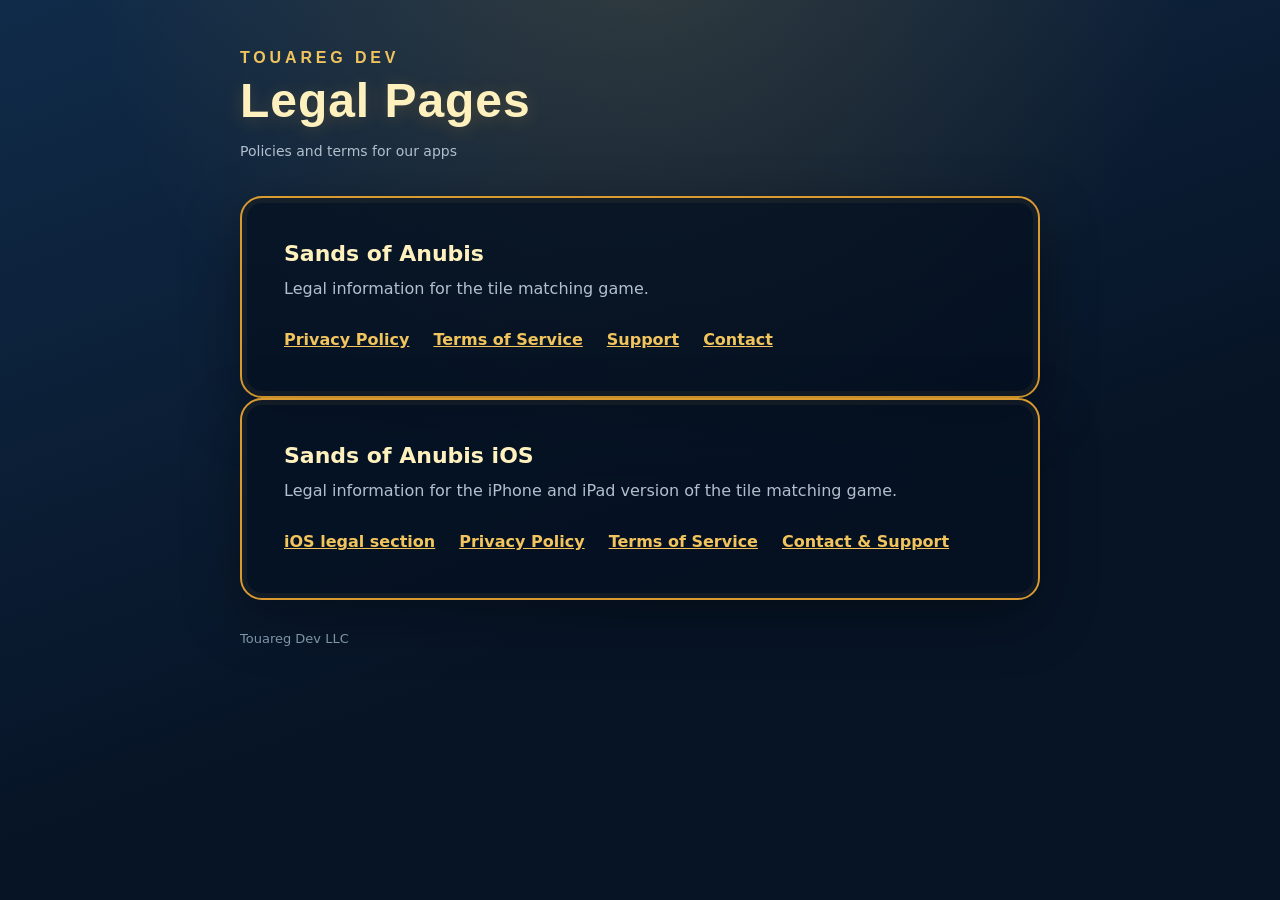
<file: site/index.html>
<!doctype html>
<html lang="en">
<head>
	<meta charset="utf-8">
	<meta name="viewport" content="width=device-width, initial-scale=1">
	<meta name="description" content="Privacy policies and terms of service for Touareg Dev apps.">
	<title>Touareg Dev — Legal Pages</title>
	<link rel="stylesheet" href="assets/legal.css">
</head>
<body>
	<main class="legal-shell">
		<p class="legal-brand">Touareg Dev</p>
		<h1 class="legal-title">Legal Pages</h1>
		<p class="legal-updated">Policies and terms for our apps</p>
		<article class="legal-card">
			<h2>Sands of Anubis</h2>
			<p>Legal information for the tile matching game.</p>
			<nav class="legal-nav" aria-label="Sands of Anubis legal pages">
				<a href="apps/sands-of-anubis/privacy-policy.html">Privacy Policy</a>
				<a href="apps/sands-of-anubis/terms-of-service.html">Terms of Service</a>
				<a href="https://github.com/DevTouareg07-eng/tile-match-sands-of-anubis/issues">Support</a>
				<a href="mailto:contact@touaregdev.com">Contact</a>
			</nav>
		</article>
		<article class="legal-card">
			<h2>Sands of Anubis iOS</h2>
			<p>Legal information for the iPhone and iPad version of the tile matching game.</p>
			<nav class="legal-nav" aria-label="Sands of Anubis iOS legal pages">
				<a href="apps/sands-of-anubis-ios/index.html">iOS legal section</a>
				<a href="apps/sands-of-anubis-ios/privacy-policy.html">Privacy Policy</a>
				<a href="apps/sands-of-anubis-ios/terms-of-service.html">Terms of Service</a>
				<a href="apps/sands-of-anubis-ios/contact-support.html">Contact &amp; Support</a>
			</nav>
		</article>
		<p class="legal-footer">Touareg Dev LLC</p>
	</main>
</body>
</html>
</file>
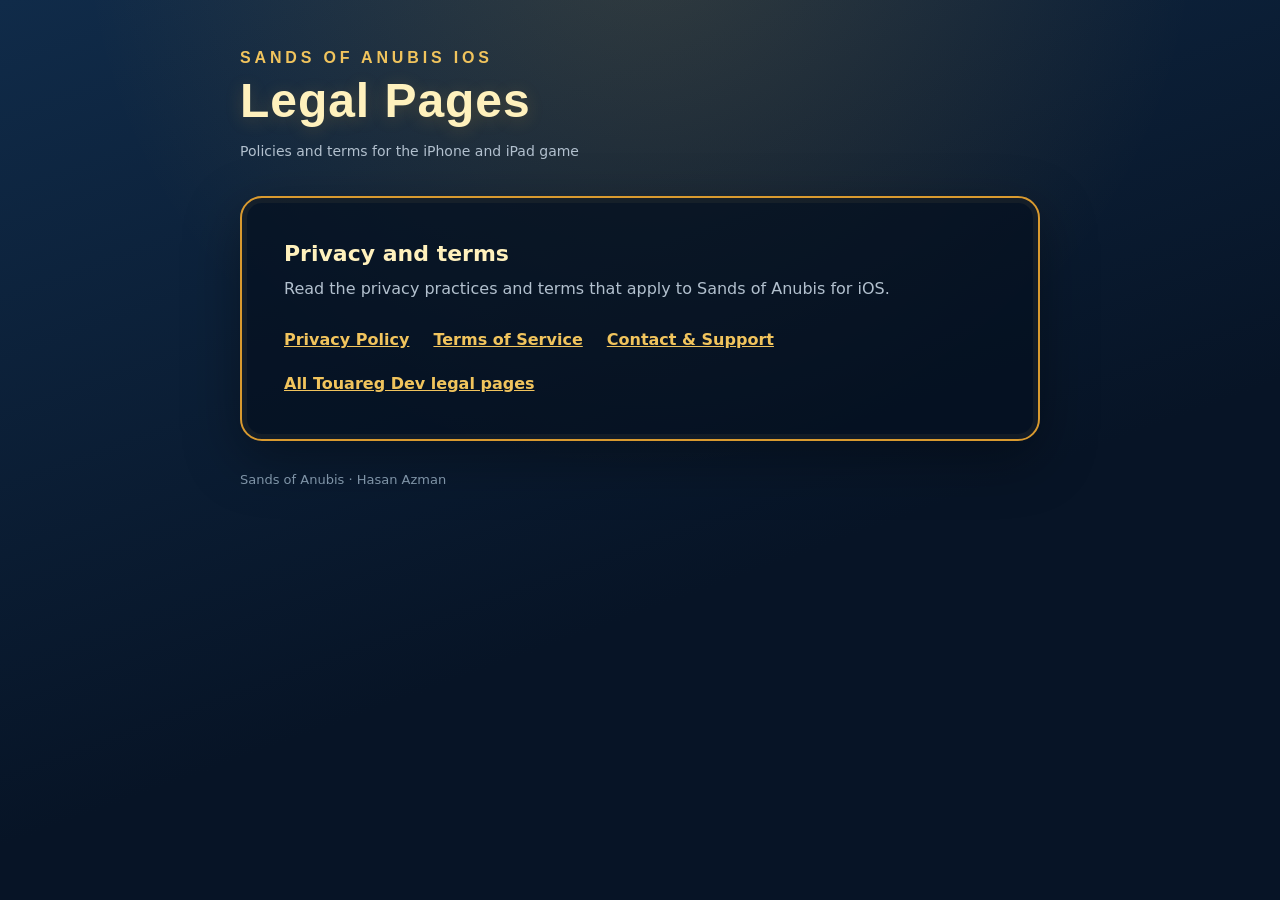
<file: site/apps/sands-of-anubis-ios/index.html>
<!doctype html>
<html lang="en">
<head>
	<meta charset="utf-8">
	<meta name="viewport" content="width=device-width, initial-scale=1">
	<meta name="description" content="Privacy Policy, Terms of Service, and Contact &amp; Support for Sands of Anubis on iOS.">
	<title>Sands of Anubis iOS — Legal Pages</title>
	<link rel="stylesheet" href="../../assets/legal.css">
</head>
<body>
	<main class="legal-shell">
		<p class="legal-brand">Sands of Anubis iOS</p>
		<h1 class="legal-title">Legal Pages</h1>
		<p class="legal-updated">Policies and terms for the iPhone and iPad game</p>
		<article class="legal-card">
			<h2>Privacy and terms</h2>
			<p>Read the privacy practices and terms that apply to Sands of Anubis for iOS.</p>
			<nav class="legal-nav" aria-label="Sands of Anubis iOS legal pages">
				<a href="privacy-policy.html">Privacy Policy</a>
				<a href="terms-of-service.html">Terms of Service</a>
				<a href="contact-support.html">Contact &amp; Support</a>
				<a href="../../index.html">All Touareg Dev legal pages</a>
			</nav>
		</article>
		<p class="legal-footer">Sands of Anubis · Hasan Azman</p>
	</main>
</body>
</html>
</file>
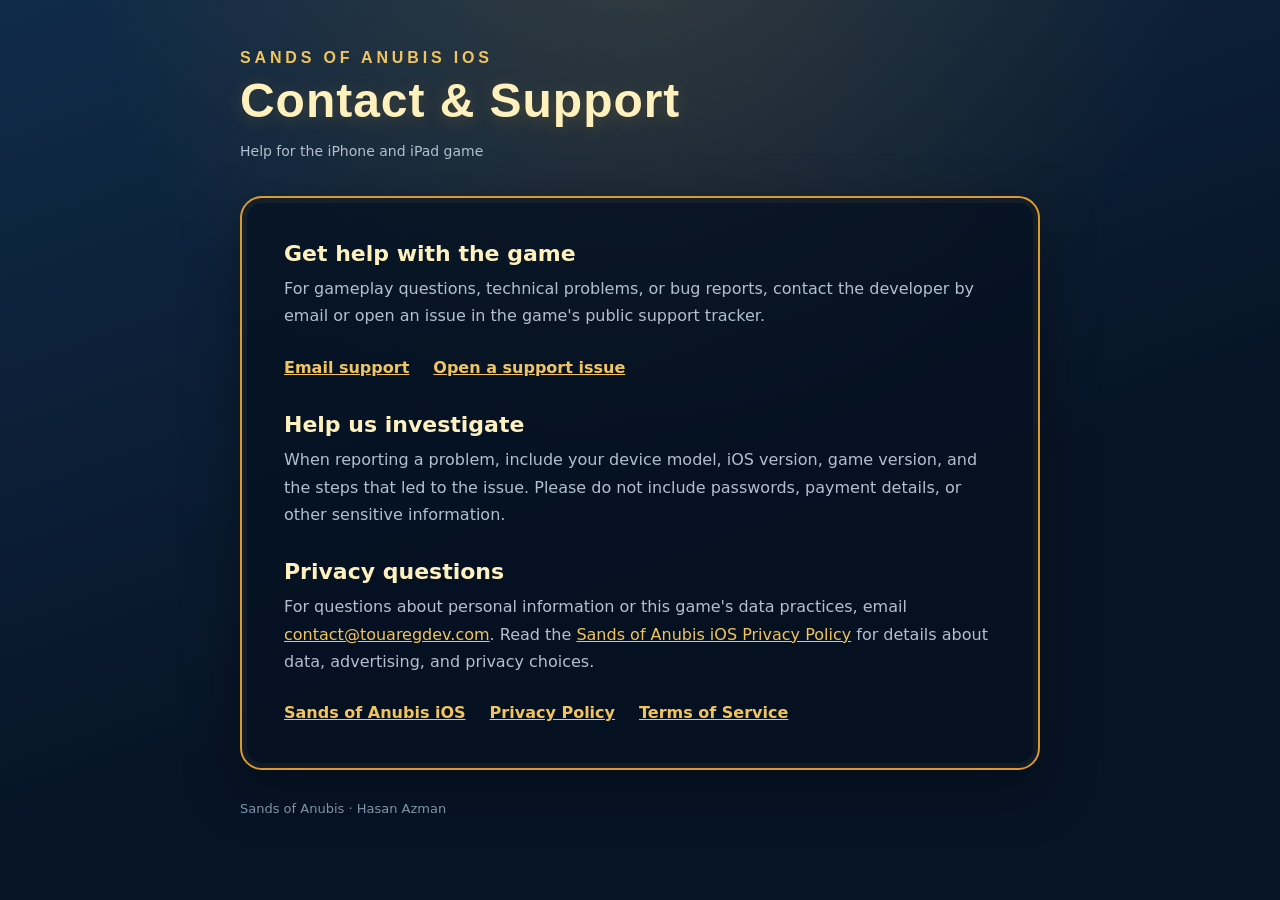
<file: site/apps/sands-of-anubis-ios/contact-support.html>
<!doctype html>
<html lang="en">
<head>
	<meta charset="utf-8">
	<meta name="viewport" content="width=device-width, initial-scale=1">
	<meta name="description" content="Contact and support information for Sands of Anubis on iOS.">
	<title>Contact &amp; Support — Sands of Anubis iOS</title>
	<link rel="stylesheet" href="../../assets/legal.css">
</head>
<body>
	<main class="legal-shell">
		<p class="legal-brand">Sands of Anubis iOS</p>
		<h1 class="legal-title">Contact &amp; Support</h1>
		<p class="legal-updated">Help for the iPhone and iPad game</p>

		<article class="legal-card">
			<h2>Get help with the game</h2>
			<p>For gameplay questions, technical problems, or bug reports, contact the developer by email or open an issue in the game's public support tracker.</p>
			<nav class="legal-nav" aria-label="Sands of Anubis support options">
				<a href="mailto:contact@touaregdev.com">Email support</a>
				<a href="https://github.com/DevTouareg07-eng/tile-match-sands-of-anubis/issues">Open a support issue</a>
			</nav>

			<h2>Help us investigate</h2>
			<p>When reporting a problem, include your device model, iOS version, game version, and the steps that led to the issue. Please do not include passwords, payment details, or other sensitive information.</p>

			<h2>Privacy questions</h2>
			<p>For questions about personal information or this game's data practices, email <a href="mailto:contact@touaregdev.com">contact@touaregdev.com</a>. Read the <a href="privacy-policy.html">Sands of Anubis iOS Privacy Policy</a> for details about data, advertising, and privacy choices.</p>

			<nav class="legal-nav" aria-label="Sands of Anubis iOS pages">
				<a href="index.html">Sands of Anubis iOS</a>
				<a href="privacy-policy.html">Privacy Policy</a>
				<a href="terms-of-service.html">Terms of Service</a>
			</nav>
		</article>
		<p class="legal-footer">Sands of Anubis · Hasan Azman</p>
	</main>
</body>
</html>
</file>
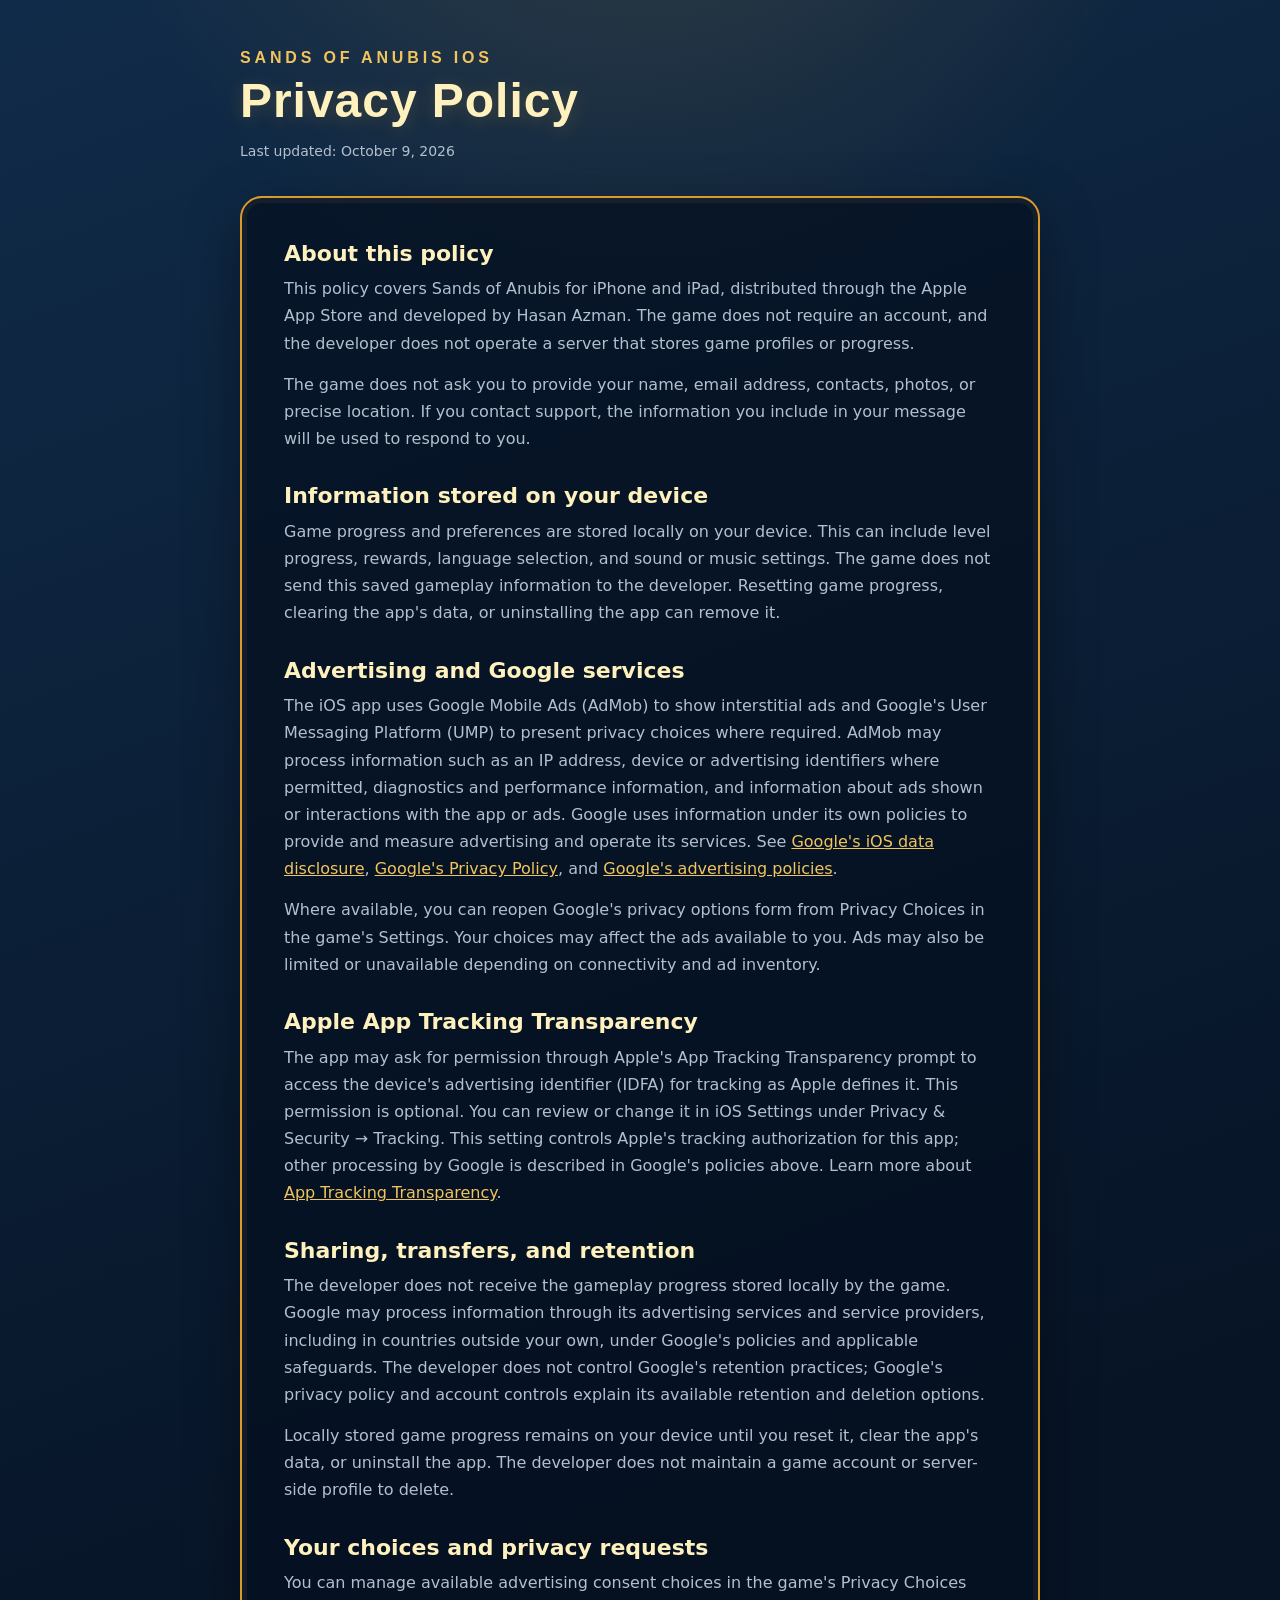
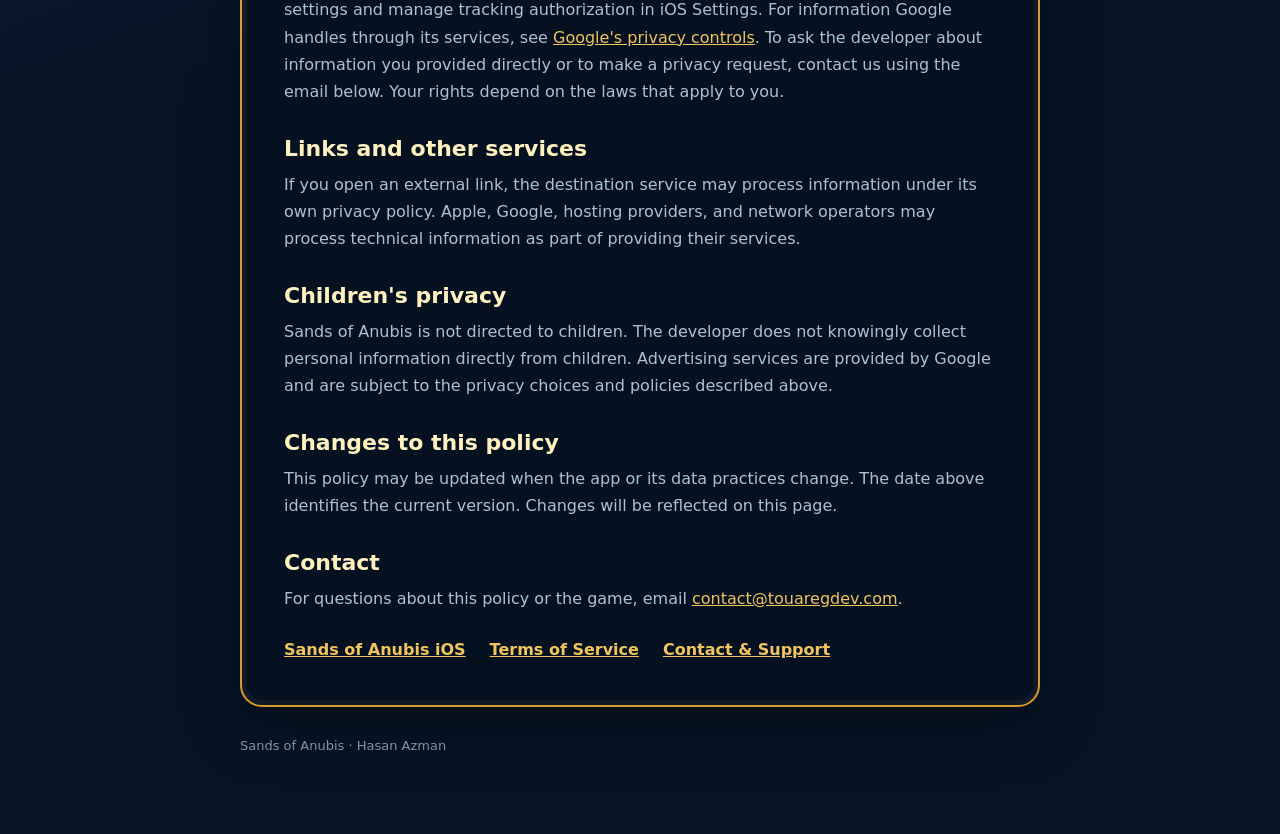
<file: site/apps/sands-of-anubis-ios/privacy-policy.html>
<!doctype html>
<html lang="en">
<head>
	<meta charset="utf-8">
	<meta name="viewport" content="width=device-width, initial-scale=1">
	<meta name="description" content="Privacy Policy for Sands of Anubis on iOS.">
	<title>Privacy Policy — Sands of Anubis iOS</title>
	<link rel="stylesheet" href="../../assets/legal.css">
</head>
<body>
	<main class="legal-shell">
		<p class="legal-brand">Sands of Anubis iOS</p>
		<h1 class="legal-title">Privacy Policy</h1>
		<p class="legal-updated">Last updated: October 9, 2026</p>

		<article class="legal-card">
			<h2>About this policy</h2>
			<p>This policy covers Sands of Anubis for iPhone and iPad, distributed through the Apple App Store and developed by Hasan Azman. The game does not require an account, and the developer does not operate a server that stores game profiles or progress.</p>
			<p>The game does not ask you to provide your name, email address, contacts, photos, or precise location. If you contact support, the information you include in your message will be used to respond to you.</p>

			<h2>Information stored on your device</h2>
			<p>Game progress and preferences are stored locally on your device. This can include level progress, rewards, language selection, and sound or music settings. The game does not send this saved gameplay information to the developer. Resetting game progress, clearing the app's data, or uninstalling the app can remove it.</p>

			<h2>Advertising and Google services</h2>
			<p>The iOS app uses Google Mobile Ads (AdMob) to show interstitial ads and Google's User Messaging Platform (UMP) to present privacy choices where required. AdMob may process information such as an IP address, device or advertising identifiers where permitted, diagnostics and performance information, and information about ads shown or interactions with the app or ads. Google uses information under its own policies to provide and measure advertising and operate its services. See <a href="https://developers.google.com/admob/ios/privacy/data-disclosure">Google's iOS data disclosure</a>, <a href="https://policies.google.com/privacy">Google's Privacy Policy</a>, and <a href="https://policies.google.com/technologies/ads">Google's advertising policies</a>.</p>
			<p>Where available, you can reopen Google's privacy options form from Privacy Choices in the game's Settings. Your choices may affect the ads available to you. Ads may also be limited or unavailable depending on connectivity and ad inventory.</p>

			<h2>Apple App Tracking Transparency</h2>
			<p>The app may ask for permission through Apple's App Tracking Transparency prompt to access the device's advertising identifier (IDFA) for tracking as Apple defines it. This permission is optional. You can review or change it in iOS Settings under Privacy &amp; Security → Tracking. This setting controls Apple's tracking authorization for this app; other processing by Google is described in Google's policies above. Learn more about <a href="https://developer.apple.com/documentation/apptrackingtransparency">App Tracking Transparency</a>.</p>

			<h2>Sharing, transfers, and retention</h2>
			<p>The developer does not receive the gameplay progress stored locally by the game. Google may process information through its advertising services and service providers, including in countries outside your own, under Google's policies and applicable safeguards. The developer does not control Google's retention practices; Google's privacy policy and account controls explain its available retention and deletion options.</p>
			<p>Locally stored game progress remains on your device until you reset it, clear the app's data, or uninstall the app. The developer does not maintain a game account or server-side profile to delete.</p>

			<h2>Your choices and privacy requests</h2>
			<p>You can manage available advertising consent choices in the game's Privacy Choices settings and manage tracking authorization in iOS Settings. For information Google handles through its services, see <a href="https://myaccount.google.com/data-and-privacy">Google's privacy controls</a>. To ask the developer about information you provided directly or to make a privacy request, contact us using the email below. Your rights depend on the laws that apply to you.</p>

			<h2>Links and other services</h2>
			<p>If you open an external link, the destination service may process information under its own privacy policy. Apple, Google, hosting providers, and network operators may process technical information as part of providing their services.</p>

			<h2>Children's privacy</h2>
			<p>Sands of Anubis is not directed to children. The developer does not knowingly collect personal information directly from children. Advertising services are provided by Google and are subject to the privacy choices and policies described above.</p>

			<h2>Changes to this policy</h2>
			<p>This policy may be updated when the app or its data practices change. The date above identifies the current version. Changes will be reflected on this page.</p>

			<h2>Contact</h2>
			<p>For questions about this policy or the game, email <a href="mailto:contact@touaregdev.com">contact@touaregdev.com</a>.</p>

			<nav class="legal-nav" aria-label="Sands of Anubis iOS legal pages">
				<a href="index.html">Sands of Anubis iOS</a>
				<a href="terms-of-service.html">Terms of Service</a>
				<a href="contact-support.html">Contact &amp; Support</a>
			</nav>
		</article>
		<p class="legal-footer">Sands of Anubis · Hasan Azman</p>
	</main>
</body>
</html>
</file>
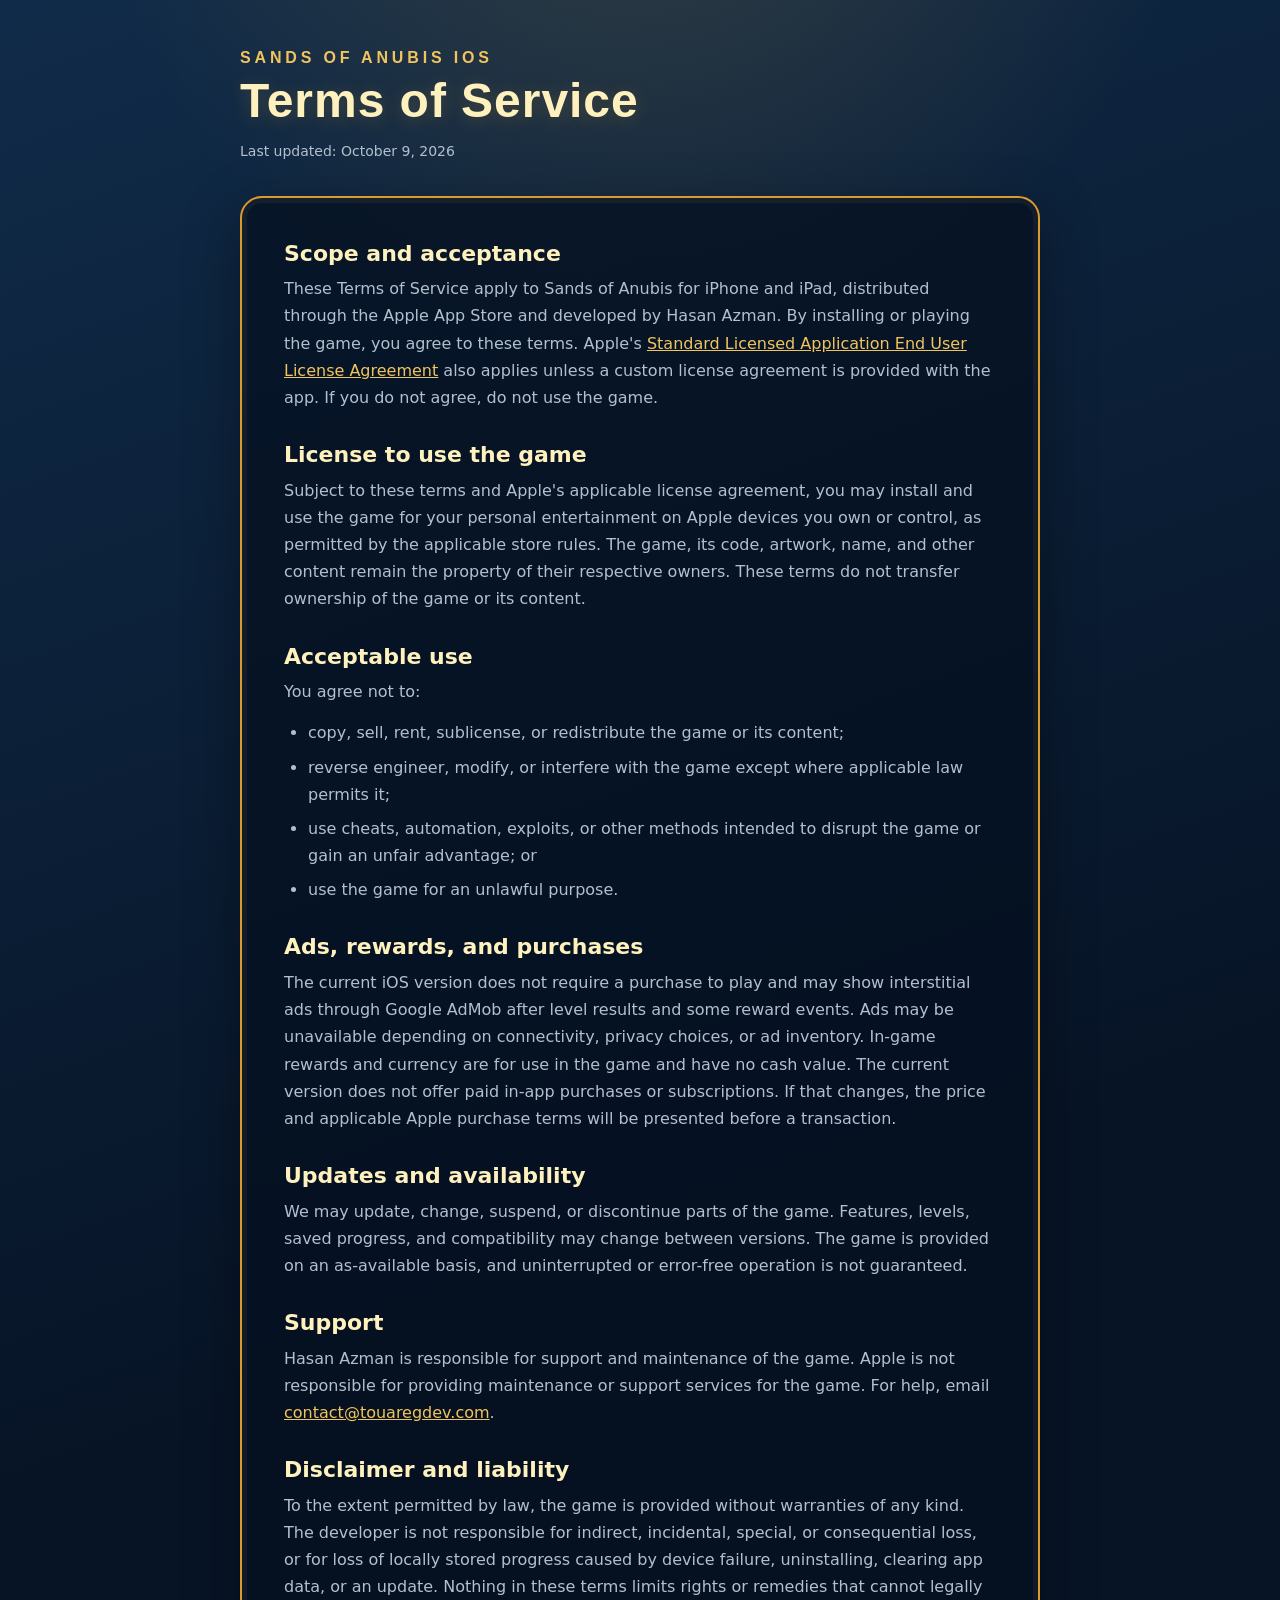
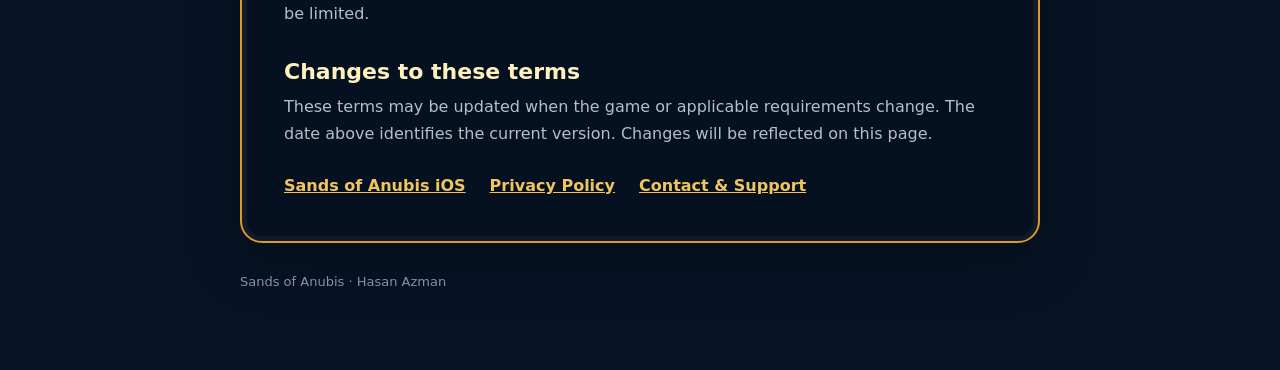
<file: site/apps/sands-of-anubis-ios/terms-of-service.html>
<!doctype html>
<html lang="en">
<head>
	<meta charset="utf-8">
	<meta name="viewport" content="width=device-width, initial-scale=1">
	<meta name="description" content="Terms of Service for Sands of Anubis on iOS.">
	<title>Terms of Service — Sands of Anubis iOS</title>
	<link rel="stylesheet" href="../../assets/legal.css">
</head>
<body>
	<main class="legal-shell">
		<p class="legal-brand">Sands of Anubis iOS</p>
		<h1 class="legal-title">Terms of Service</h1>
		<p class="legal-updated">Last updated: October 9, 2026</p>

		<article class="legal-card">
			<h2>Scope and acceptance</h2>
			<p>These Terms of Service apply to Sands of Anubis for iPhone and iPad, distributed through the Apple App Store and developed by Hasan Azman. By installing or playing the game, you agree to these terms. Apple's <a href="https://www.apple.com/legal/internet-services/itunes/dev/stdeula/">Standard Licensed Application End User License Agreement</a> also applies unless a custom license agreement is provided with the app. If you do not agree, do not use the game.</p>

			<h2>License to use the game</h2>
			<p>Subject to these terms and Apple's applicable license agreement, you may install and use the game for your personal entertainment on Apple devices you own or control, as permitted by the applicable store rules. The game, its code, artwork, name, and other content remain the property of their respective owners. These terms do not transfer ownership of the game or its content.</p>

			<h2>Acceptable use</h2>
			<p>You agree not to:</p>
			<ul>
				<li>copy, sell, rent, sublicense, or redistribute the game or its content;</li>
				<li>reverse engineer, modify, or interfere with the game except where applicable law permits it;</li>
				<li>use cheats, automation, exploits, or other methods intended to disrupt the game or gain an unfair advantage; or</li>
				<li>use the game for an unlawful purpose.</li>
			</ul>

			<h2>Ads, rewards, and purchases</h2>
			<p>The current iOS version does not require a purchase to play and may show interstitial ads through Google AdMob after level results and some reward events. Ads may be unavailable depending on connectivity, privacy choices, or ad inventory. In-game rewards and currency are for use in the game and have no cash value. The current version does not offer paid in-app purchases or subscriptions. If that changes, the price and applicable Apple purchase terms will be presented before a transaction.</p>

			<h2>Updates and availability</h2>
			<p>We may update, change, suspend, or discontinue parts of the game. Features, levels, saved progress, and compatibility may change between versions. The game is provided on an as-available basis, and uninterrupted or error-free operation is not guaranteed.</p>

			<h2>Support</h2>
			<p>Hasan Azman is responsible for support and maintenance of the game. Apple is not responsible for providing maintenance or support services for the game. For help, email <a href="mailto:contact@touaregdev.com">contact@touaregdev.com</a>.</p>

			<h2>Disclaimer and liability</h2>
			<p>To the extent permitted by law, the game is provided without warranties of any kind. The developer is not responsible for indirect, incidental, special, or consequential loss, or for loss of locally stored progress caused by device failure, uninstalling, clearing app data, or an update. Nothing in these terms limits rights or remedies that cannot legally be limited.</p>

			<h2>Changes to these terms</h2>
			<p>These terms may be updated when the game or applicable requirements change. The date above identifies the current version. Changes will be reflected on this page.</p>

			<nav class="legal-nav" aria-label="Sands of Anubis iOS legal pages">
				<a href="index.html">Sands of Anubis iOS</a>
				<a href="privacy-policy.html">Privacy Policy</a>
				<a href="contact-support.html">Contact &amp; Support</a>
			</nav>
		</article>
		<p class="legal-footer">Sands of Anubis · Hasan Azman</p>
	</main>
</body>
</html>
</file>
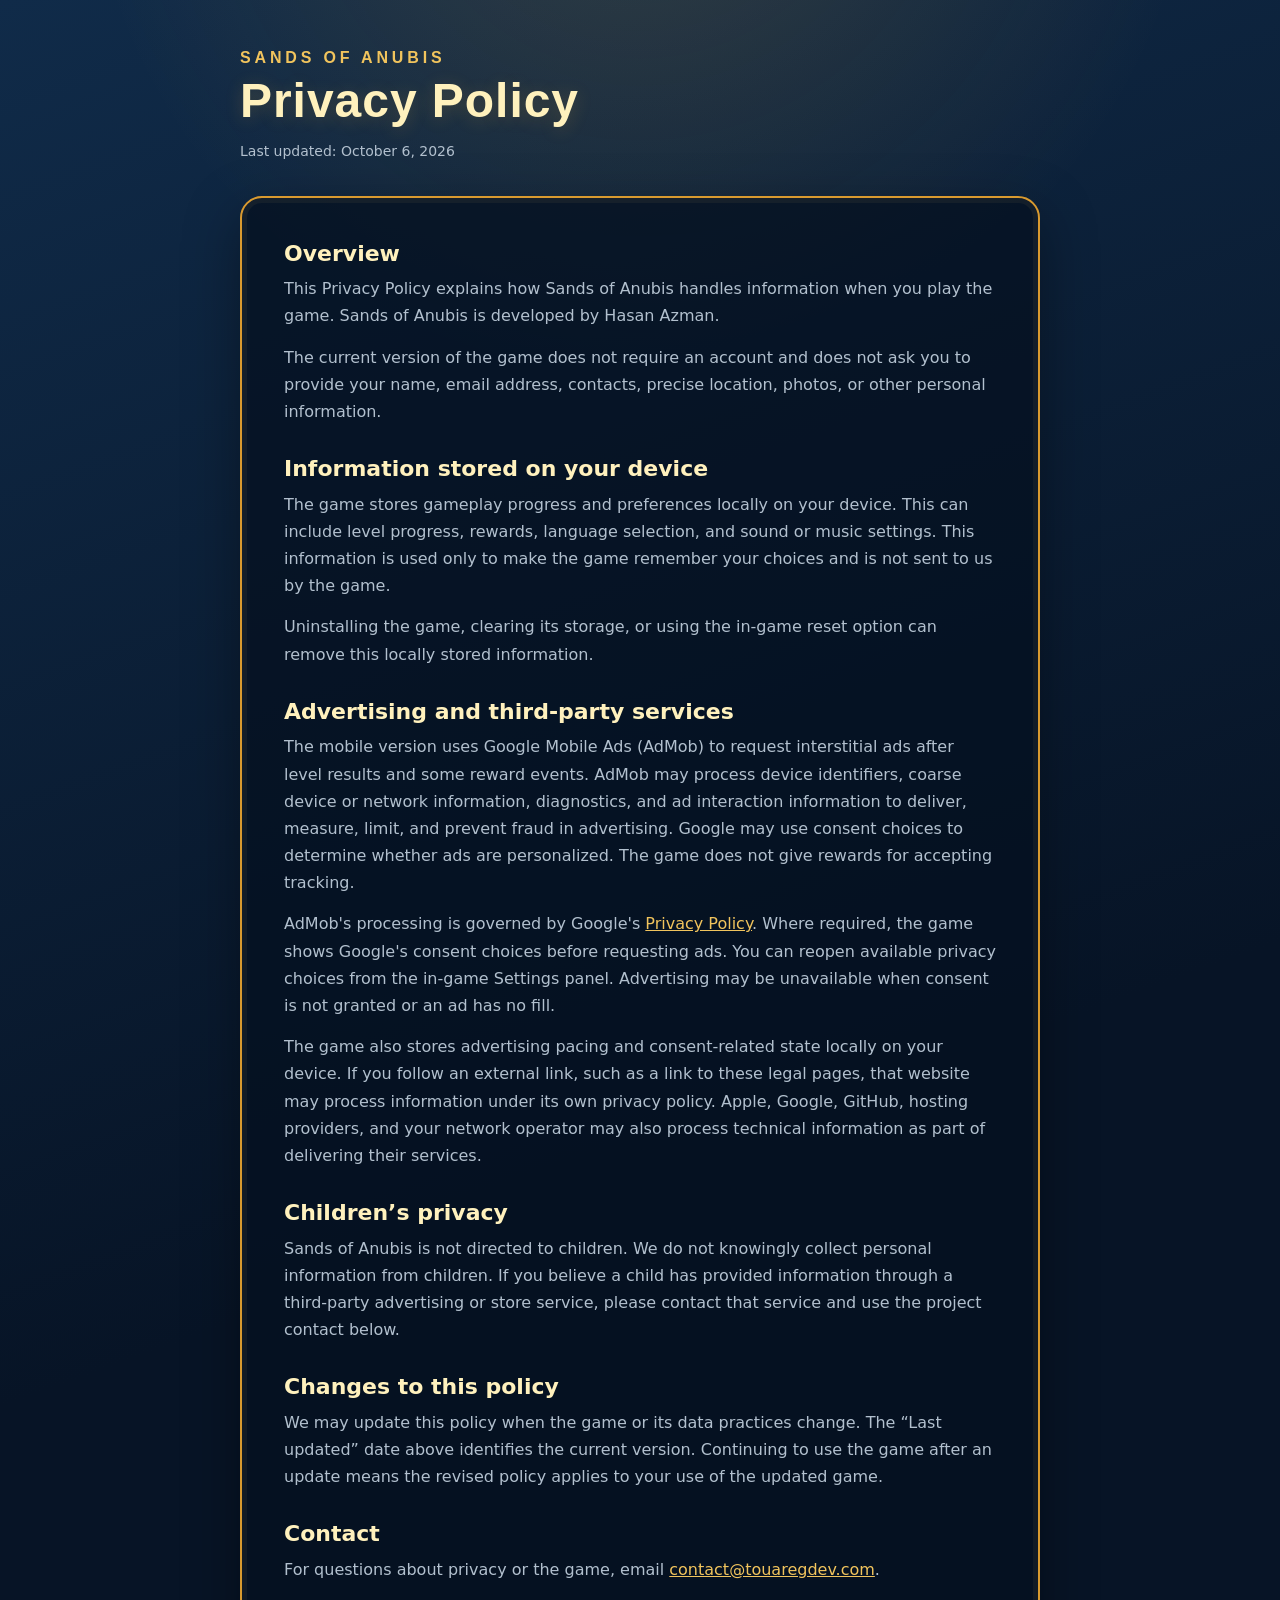
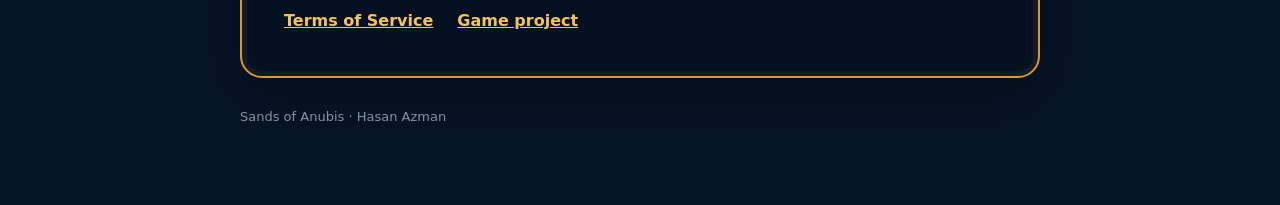
<file: site/apps/sands-of-anubis/privacy-policy.html>
<!doctype html>
<html lang="en">
<head>
	<meta charset="utf-8">
	<meta name="viewport" content="width=device-width, initial-scale=1">
	<meta name="description" content="Privacy Policy for Sands of Anubis.">
	<title>Privacy Policy — Sands of Anubis</title>
	<link rel="stylesheet" href="../../assets/legal.css">
</head>
<body>
	<main class="legal-shell">
		<p class="legal-brand">Sands of Anubis</p>
		<h1 class="legal-title">Privacy Policy</h1>
		<p class="legal-updated">Last updated: October 6, 2026</p>

		<article class="legal-card">
			<h2>Overview</h2>
			<p>This Privacy Policy explains how Sands of Anubis handles information when you play the game. Sands of Anubis is developed by Hasan Azman.</p>
			<p>The current version of the game does not require an account and does not ask you to provide your name, email address, contacts, precise location, photos, or other personal information.</p>

			<h2>Information stored on your device</h2>
			<p>The game stores gameplay progress and preferences locally on your device. This can include level progress, rewards, language selection, and sound or music settings. This information is used only to make the game remember your choices and is not sent to us by the game.</p>
			<p>Uninstalling the game, clearing its storage, or using the in-game reset option can remove this locally stored information.</p>

			<h2>Advertising and third-party services</h2>
			<p>The mobile version uses Google Mobile Ads (AdMob) to request interstitial ads after level results and some reward events. AdMob may process device identifiers, coarse device or network information, diagnostics, and ad interaction information to deliver, measure, limit, and prevent fraud in advertising. Google may use consent choices to determine whether ads are personalized. The game does not give rewards for accepting tracking.</p>
			<p>AdMob's processing is governed by Google's <a href="https://policies.google.com/privacy">Privacy Policy</a>. Where required, the game shows Google's consent choices before requesting ads. You can reopen available privacy choices from the in-game Settings panel. Advertising may be unavailable when consent is not granted or an ad has no fill.</p>
			<p>The game also stores advertising pacing and consent-related state locally on your device. If you follow an external link, such as a link to these legal pages, that website may process information under its own privacy policy. Apple, Google, GitHub, hosting providers, and your network operator may also process technical information as part of delivering their services.</p>

			<h2>Children’s privacy</h2>
			<p>Sands of Anubis is not directed to children. We do not knowingly collect personal information from children. If you believe a child has provided information through a third-party advertising or store service, please contact that service and use the project contact below.</p>

			<h2>Changes to this policy</h2>
			<p>We may update this policy when the game or its data practices change. The “Last updated” date above identifies the current version. Continuing to use the game after an update means the revised policy applies to your use of the updated game.</p>

			<h2>Contact</h2>
			<p>For questions about privacy or the game, email <a href="mailto:contact@touaregdev.com">contact@touaregdev.com</a>.</p>

			<nav class="legal-nav" aria-label="Legal pages">
				<a href="terms-of-service.html">Terms of Service</a>
				<a href="https://github.com/DevTouareg07-eng/tile-match-sands-of-anubis">Game project</a>
			</nav>
		</article>
		<p class="legal-footer">Sands of Anubis · Hasan Azman</p>
	</main>
</body>
</html>
</file>
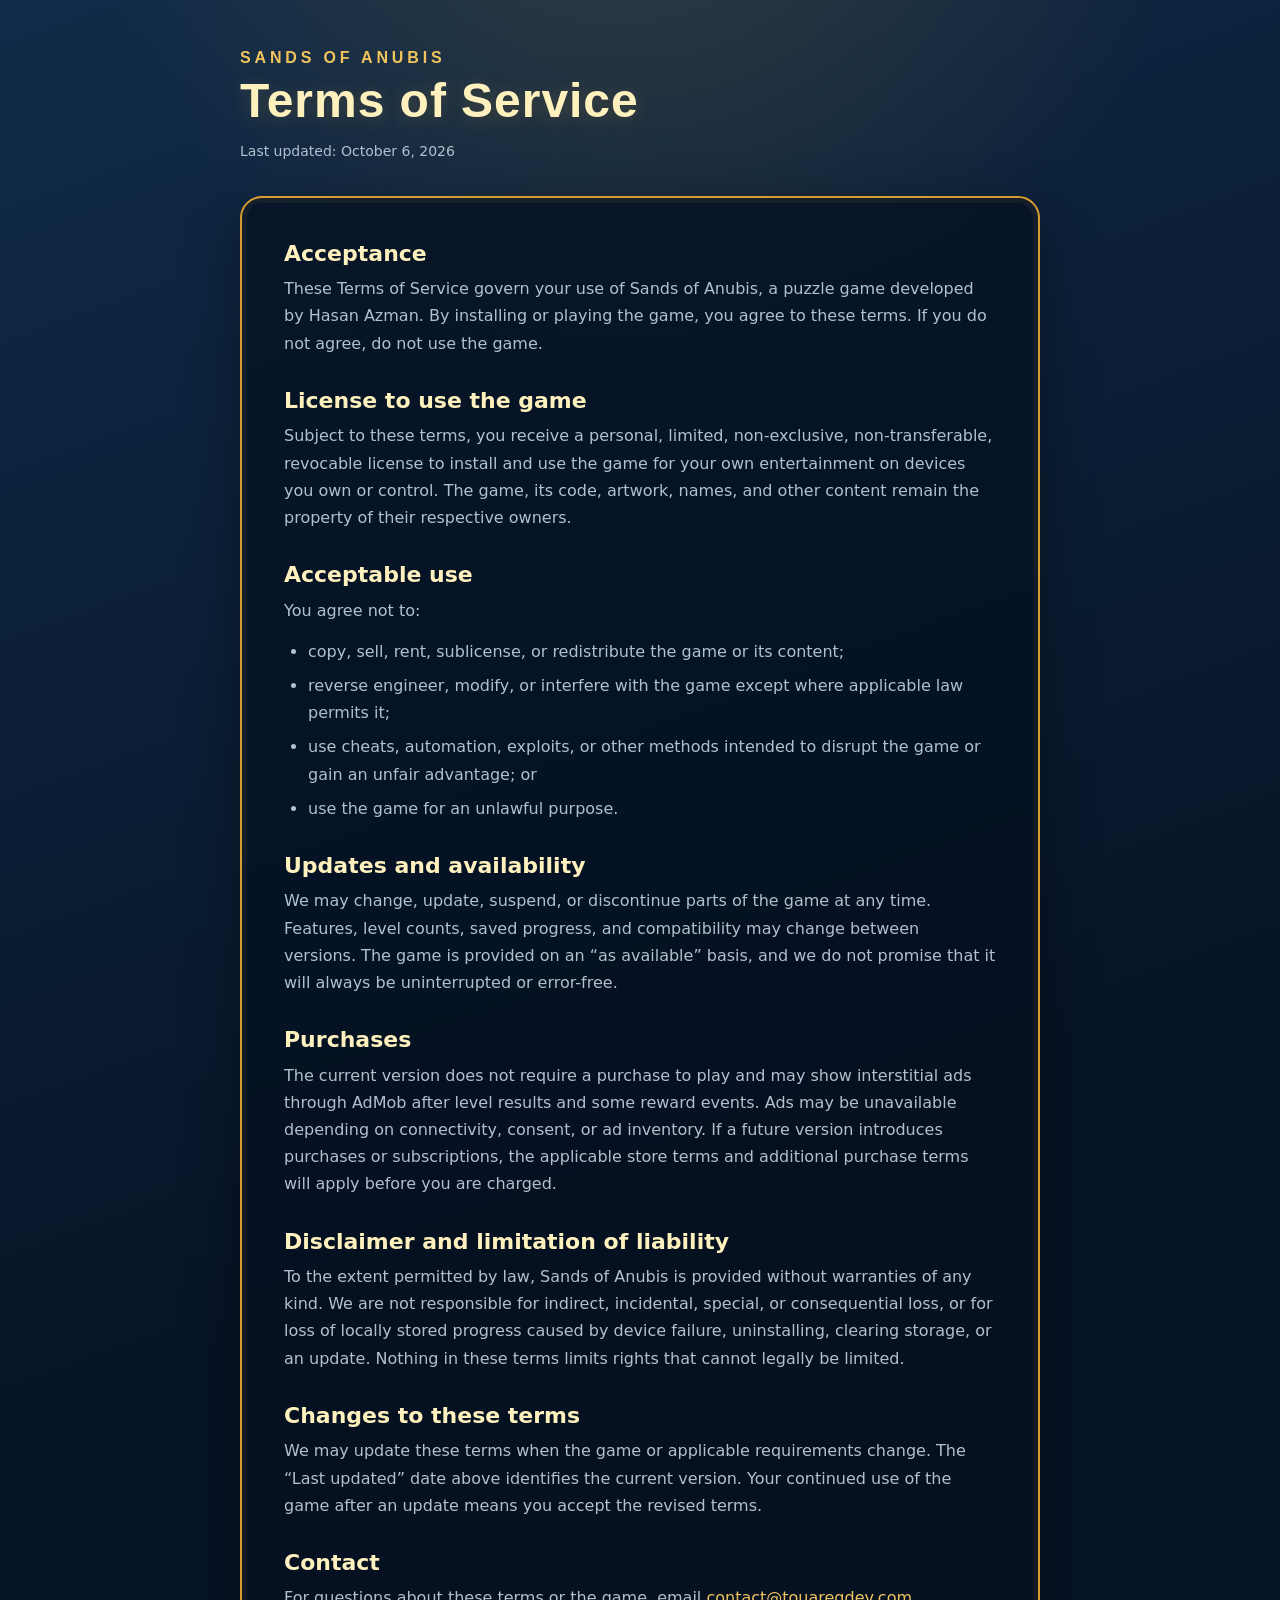
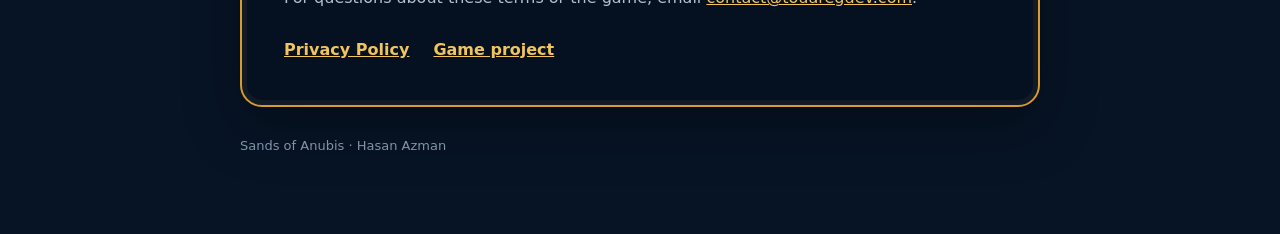
<file: site/apps/sands-of-anubis/terms-of-service.html>
<!doctype html>
<html lang="en">
<head>
	<meta charset="utf-8">
	<meta name="viewport" content="width=device-width, initial-scale=1">
	<meta name="description" content="Terms of Service for Sands of Anubis.">
	<title>Terms of Service — Sands of Anubis</title>
	<link rel="stylesheet" href="../../assets/legal.css">
</head>
<body>
	<main class="legal-shell">
		<p class="legal-brand">Sands of Anubis</p>
		<h1 class="legal-title">Terms of Service</h1>
		<p class="legal-updated">Last updated: October 6, 2026</p>

		<article class="legal-card">
			<h2>Acceptance</h2>
			<p>These Terms of Service govern your use of Sands of Anubis, a puzzle game developed by Hasan Azman. By installing or playing the game, you agree to these terms. If you do not agree, do not use the game.</p>

			<h2>License to use the game</h2>
			<p>Subject to these terms, you receive a personal, limited, non-exclusive, non-transferable, revocable license to install and use the game for your own entertainment on devices you own or control. The game, its code, artwork, names, and other content remain the property of their respective owners.</p>

			<h2>Acceptable use</h2>
			<p>You agree not to:</p>
			<ul>
				<li>copy, sell, rent, sublicense, or redistribute the game or its content;</li>
				<li>reverse engineer, modify, or interfere with the game except where applicable law permits it;</li>
				<li>use cheats, automation, exploits, or other methods intended to disrupt the game or gain an unfair advantage; or</li>
				<li>use the game for an unlawful purpose.</li>
			</ul>

			<h2>Updates and availability</h2>
			<p>We may change, update, suspend, or discontinue parts of the game at any time. Features, level counts, saved progress, and compatibility may change between versions. The game is provided on an “as available” basis, and we do not promise that it will always be uninterrupted or error-free.</p>

			<h2>Purchases</h2>
			<p>The current version does not require a purchase to play and may show interstitial ads through AdMob after level results and some reward events. Ads may be unavailable depending on connectivity, consent, or ad inventory. If a future version introduces purchases or subscriptions, the applicable store terms and additional purchase terms will apply before you are charged.</p>

			<h2>Disclaimer and limitation of liability</h2>
			<p>To the extent permitted by law, Sands of Anubis is provided without warranties of any kind. We are not responsible for indirect, incidental, special, or consequential loss, or for loss of locally stored progress caused by device failure, uninstalling, clearing storage, or an update. Nothing in these terms limits rights that cannot legally be limited.</p>

			<h2>Changes to these terms</h2>
			<p>We may update these terms when the game or applicable requirements change. The “Last updated” date above identifies the current version. Your continued use of the game after an update means you accept the revised terms.</p>

			<h2>Contact</h2>
			<p>For questions about these terms or the game, email <a href="mailto:contact@touaregdev.com">contact@touaregdev.com</a>.</p>

			<nav class="legal-nav" aria-label="Legal pages">
				<a href="privacy-policy.html">Privacy Policy</a>
				<a href="https://github.com/DevTouareg07-eng/tile-match-sands-of-anubis">Game project</a>
			</nav>
		</article>
		<p class="legal-footer">Sands of Anubis · Hasan Azman</p>
	</main>
</body>
</html>
</file>
<file: site/assets/legal.css>
:root {
	color-scheme: dark;
	--ink: #e9eef5;
	--muted: #b2c0ce;
	--gold: #f1c45d;
	--gold-soft: #d99a2f;
	--navy: #071426;
	--navy-light: #102b49;
}

* { box-sizing: border-box; }

html { background: var(--navy); }

body {
	margin: 0;
	min-height: 100vh;
	background:
		radial-gradient(circle at 50% -10%, rgba(246, 183, 58, .16), transparent 35rem),
		linear-gradient(160deg, #102b49, var(--navy) 62%);
	color: var(--ink);
	font: 16px/1.7 "Trebuchet MS", system-ui, sans-serif;
}

a { color: var(--gold); }
a:hover { color: #fff1bd; }

.legal-shell {
	width: min(100% - 32px, 800px);
	margin: 0 auto;
	padding: 48px 0 64px;
}

.legal-brand {
	margin: 0 0 8px;
	color: var(--gold);
	font: 700 clamp(13px, 2vw, 16px)/1.2 "Trebuchet MS", sans-serif;
	letter-spacing: .24em;
	text-transform: uppercase;
}

.legal-title {
	margin: 0;
	color: #fff1bd;
	font: 700 clamp(30px, 6vw, 48px)/1.1 "Trebuchet MS", sans-serif;
	letter-spacing: .02em;
	text-shadow: 0 3px 18px rgba(241, 174, 48, .2);
}

.legal-updated {
	margin: 12px 0 32px;
	color: var(--muted);
	font-size: 14px;
}

.legal-card {
	padding: clamp(22px, 5vw, 42px);
	border: 2px solid var(--gold-soft);
	border-radius: 22px;
	background: rgba(5, 16, 32, .76);
	box-shadow: 0 18px 55px rgba(0, 0, 0, .35), inset 0 0 0 5px rgba(255, 216, 112, .05);
}

.legal-card h2 {
	margin: 30px 0 8px;
	color: #fff1bd;
	font-size: 22px;
	line-height: 1.25;
}

.legal-card h2:first-child { margin-top: 0; }

.legal-card p { margin: 0 0 14px; color: var(--muted); }

.legal-card ul { margin: 0 0 16px; padding-left: 24px; color: var(--muted); }

.legal-card li + li { margin-top: 7px; }

.legal-card strong { color: var(--ink); }

.legal-nav {
	display: flex;
	flex-wrap: wrap;
	gap: 16px 24px;
	margin-top: 24px;
	font-weight: 700;
}

.legal-footer {
	margin-top: 28px;
	color: #7f94a7;
	font-size: 13px;
}

@media (max-width: 520px) {
	.legal-shell { width: min(100% - 22px, 800px); padding-top: 30px; }
	.legal-card { border-radius: 16px; }
}
</file>
